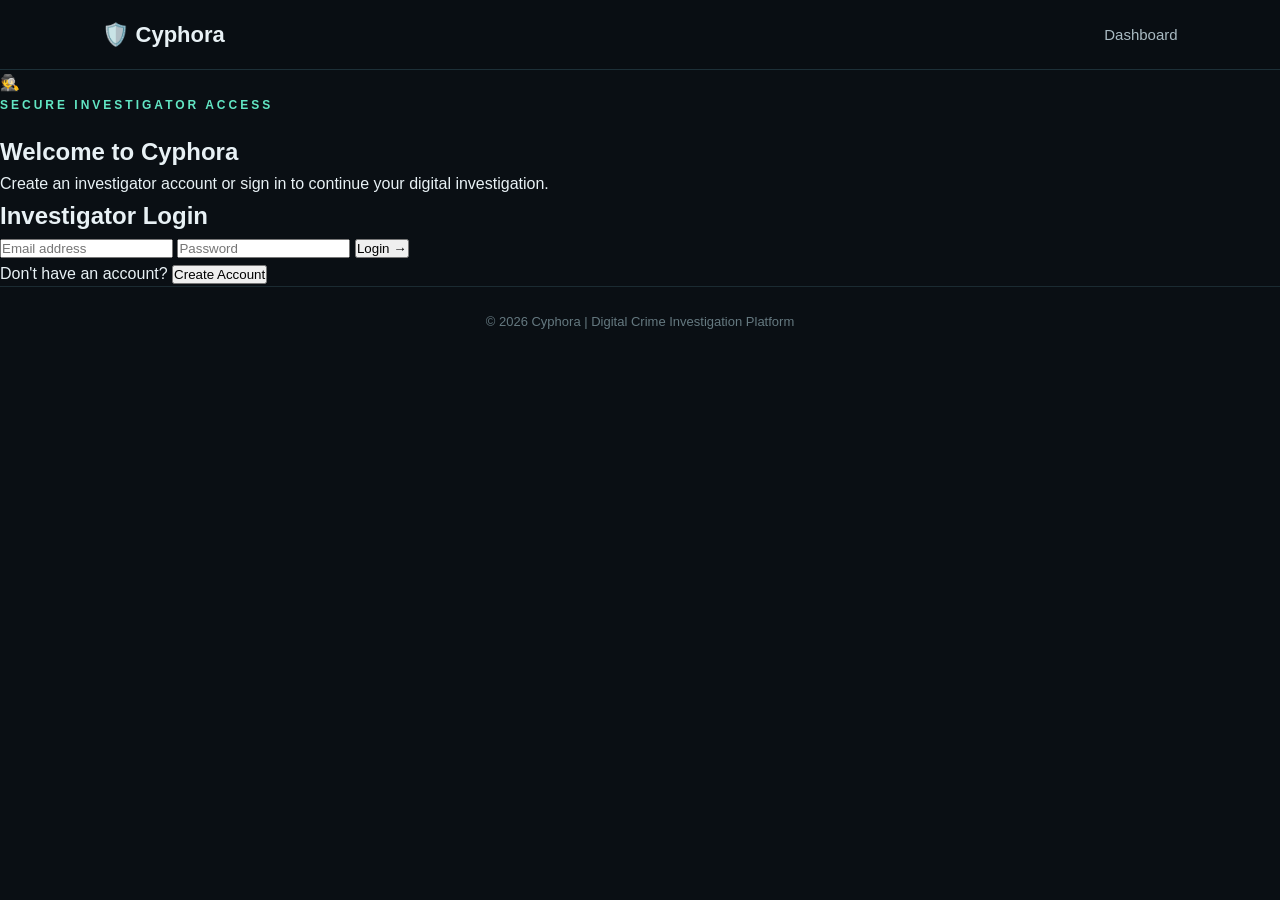
<file: src/main/resources/static/auth.html>
<!DOCTYPE html>
<html lang="en">

<head>

    <meta charset="UTF-8">

    <meta name="viewport"
          content="width=device-width, initial-scale=1.0">

    <title>Cyphora | Investigator Access</title>

    <link rel="stylesheet" href="style.css">

</head>

<body>

    <header class="navbar">

        <div class="logo">
            🛡️ Cyphora
        </div>

        <nav>
            <a href="index.html">
                Dashboard
            </a>
        </nav>

    </header>


    <main class="auth-page">

        <section class="auth-card">

            <div class="auth-header">

                <div class="auth-icon">
                    🕵️
                </div>

                <p class="tag">
                    SECURE INVESTIGATOR ACCESS
                </p>

                <h1>
                    Welcome to Cyphora
                </h1>

                <p>
                    Create an investigator account
                    or sign in to continue your
                    digital investigation.
                </p>

            </div>


            <!-- LOGIN -->

            <div id="loginSection"
                 class="auth-section">

                <h2>
                    Investigator Login
                </h2>

                <input
                    type="email"
                    id="loginEmail"
                    placeholder="Email address"
                >

                <input
                    type="password"
                    id="loginPassword"
                    placeholder="Password"
                >

                <button onclick="login()">
                    Login →
                </button>

                <p id="loginMessage"
                   class="auth-message">
                </p>

                <p class="auth-switch">

                    Don't have an account?

                    <button
                        class="text-button"
                        onclick="showRegister()">

                        Create Account

                    </button>

                </p>

            </div>


            <!-- REGISTER -->

            <div id="registerSection"
                 class="auth-section"
                 style="display: none;">

                <h2>
                    Create Investigator Account
                </h2>

                <input
                    type="text"
                    id="registerName"
                    placeholder="Full name"
                >

                <input
                    type="email"
                    id="registerEmail"
                    placeholder="Email address"
                >

                <input
                    type="password"
                    id="registerPassword"
                    placeholder="Create password"
                >

                <button onclick="register()">
                    Create Account →
                </button>

                <p id="registerMessage"
                   class="auth-message">
                </p>

                <p class="auth-switch">

                    Already have an account?

                    <button
                        class="text-button"
                        onclick="showLogin()">

                        Login

                    </button>

                </p>

            </div>

        </section>

    </main>


    <footer>

        <p>
            © 2026 Cyphora |
            Digital Crime Investigation Platform
        </p>

    </footer>


    <script src="auth.js"></script>

</body>

</html>
</file>
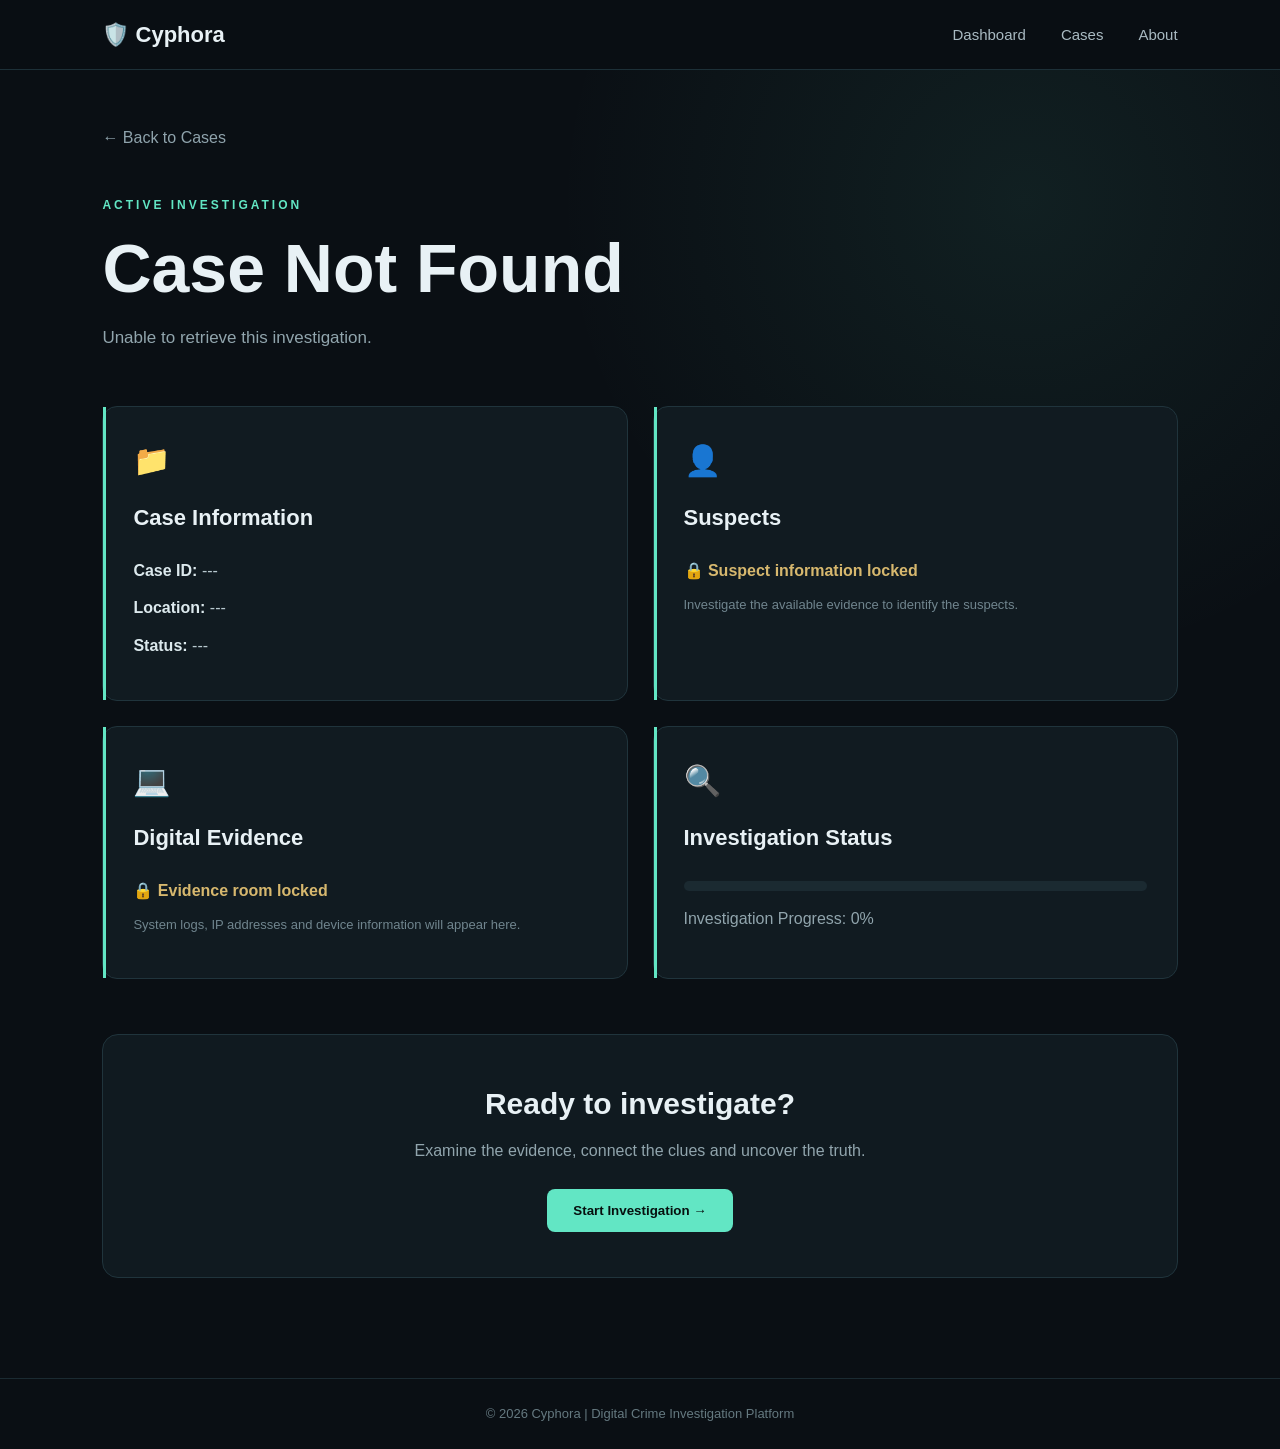
<file: src/main/resources/static/case.html>
<!DOCTYPE html>
<html lang="en">

<head>

    <meta charset="UTF-8">

    <meta name="viewport"
          content="width=device-width, initial-scale=1.0">

    <title>Cyphora | Investigation</title>

    <link rel="stylesheet" href="style.css">

</head>


<body>


    <!-- NAVBAR -->

    <header class="navbar">

        <div class="logo">
            🛡️ Cyphora
        </div>

        <nav>

            <a href="index.html">
                Dashboard
            </a>

            <a href="index.html#cases">
                Cases
            </a>

            <a href="index.html#about">
                About
            </a>

        </nav>

    </header>



    <!-- INVESTIGATION -->

    <main class="investigation-page">


        <a href="index.html#cases"
           class="back-button">

            ← Back to Cases

        </a>



        <!-- CASE HEADER -->

        <section class="case-header">

            <p class="tag">
                ACTIVE INVESTIGATION
            </p>

            <h1 id="caseTitle">
                Loading Case...
            </h1>

            <p id="caseDescription"
               class="case-description">

                Retrieving investigation details...

            </p>

        </section>



        <!-- INFORMATION GRID -->

        <section class="investigation-grid">


            <!-- CASE INFORMATION -->

            <div class="investigation-card">

                <div class="card-icon">
                    📁
                </div>

                <h2>
                    Case Information
                </h2>

                <p>
                    <strong>Case ID:</strong>
                    <span id="caseId">---</span>
                </p>

                <p>
                    <strong>Location:</strong>
                    <span id="caseLocation">---</span>
                </p>

                <p>
                    <strong>Status:</strong>
                    <span id="caseStatus">---</span>
                </p>

            </div>



            <!-- SUSPECTS -->

            <div class="investigation-card">

                <div class="card-icon">
                    👤
                </div>

                <h2>
                    Suspects
                </h2>

                <p class="locked-text">
                    🔒 Suspect information locked
                </p>

                <p class="small-text">

                    Investigate the available evidence
                    to identify the suspects.

                </p>

            </div>



            <!-- DIGITAL EVIDENCE -->

            <div class="investigation-card">

                <div class="card-icon">
                    💻
                </div>

                <h2>
                    Digital Evidence
                </h2>

                <p class="locked-text">
                    🔒 Evidence room locked
                </p>

                <p class="small-text">

                    System logs, IP addresses and
                    device information will appear here.

                </p>

            </div>



            <!-- PROGRESS -->

            <div class="investigation-card">

                <div class="card-icon">
                    🔍
                </div>

                <h2>
                    Investigation Status
                </h2>

                <div class="progress-container">

                    <div class="progress-bar">
                    </div>

                </div>

                <p class="progress-text">

                    Investigation Progress: 0%

                </p>

            </div>

        </section>



        <!-- START -->

        <section class="start-investigation">

            <h2>
                Ready to investigate?
            </h2>

            <p>

                Examine the evidence, connect the clues
                and uncover the truth.

            </p>

            <button onclick="startInvestigation()">

                Start Investigation →

            </button>

        </section>


    </main>



    <!-- FOOTER -->

    <footer>

        <p>
            © 2026 Cyphora |
            Digital Crime Investigation Platform
        </p>

    </footer>


    <script src="case.js"></script>

</body>

</html>
</file>
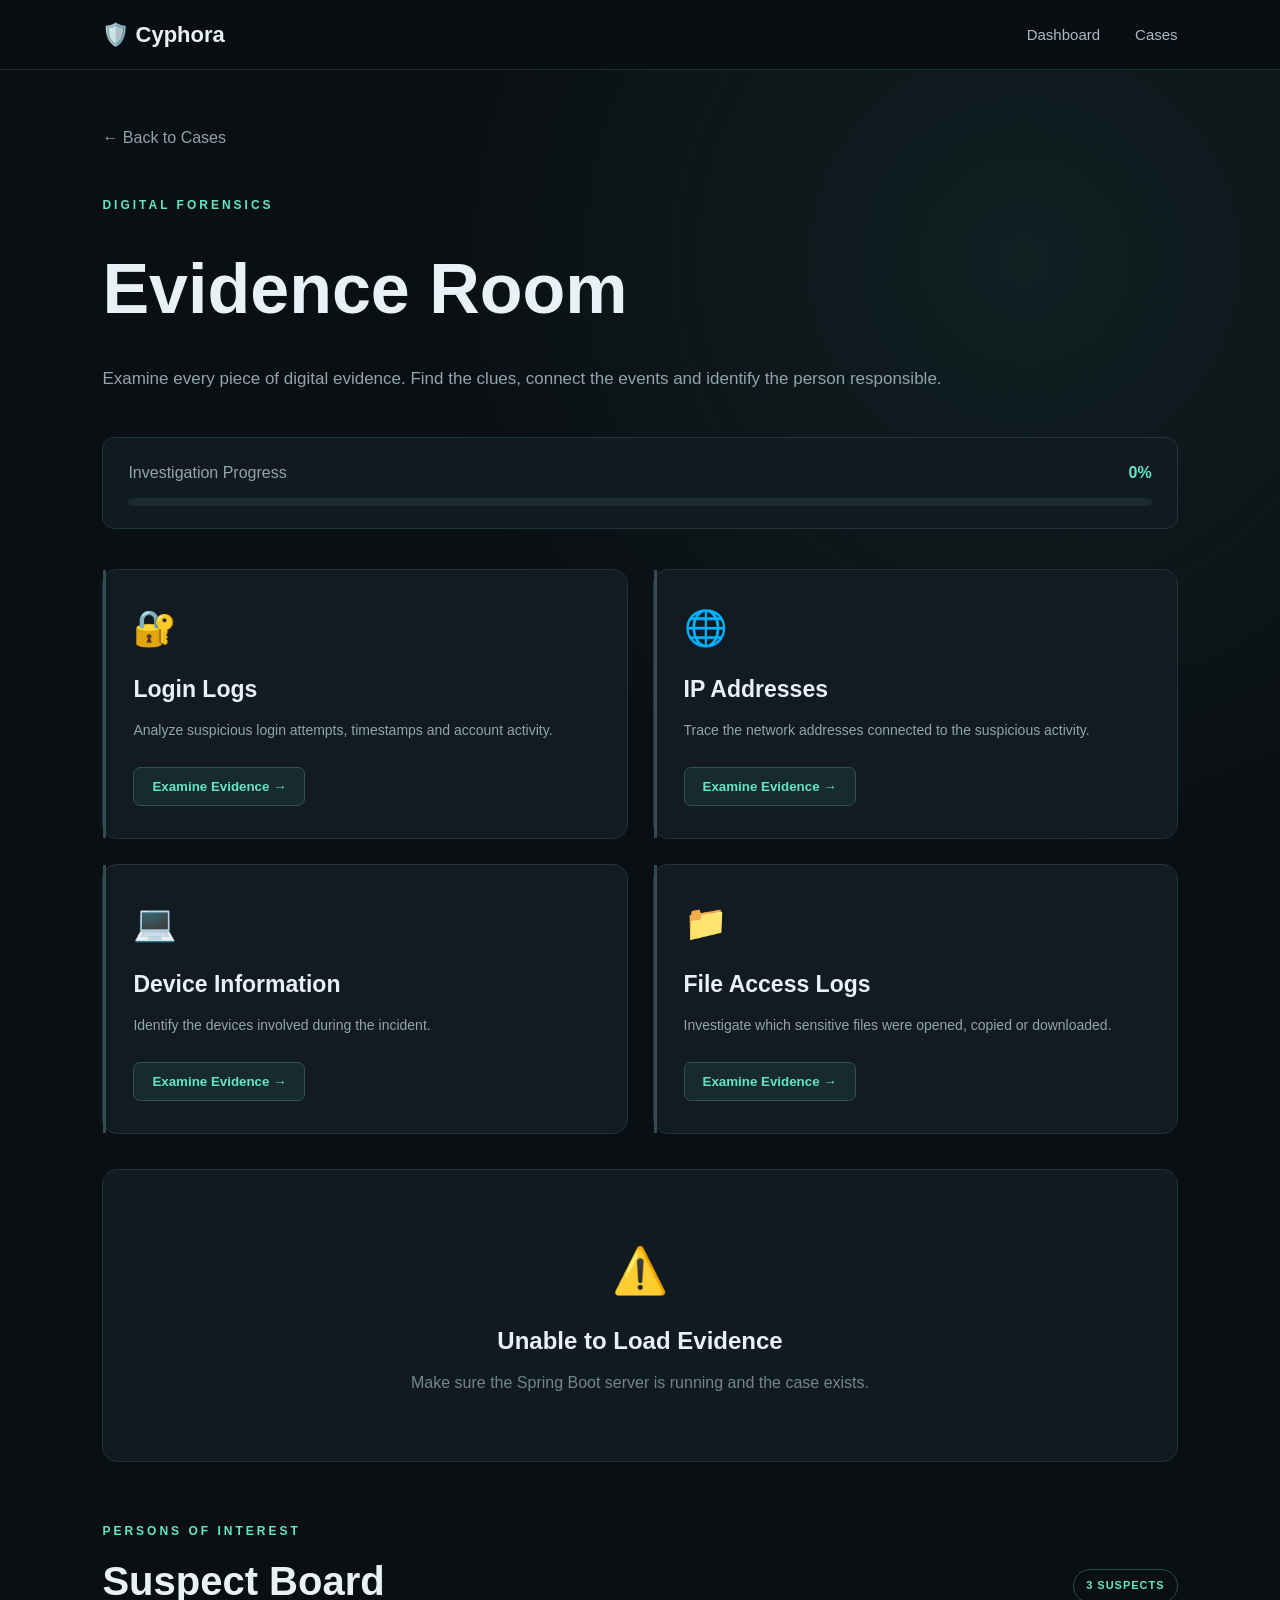
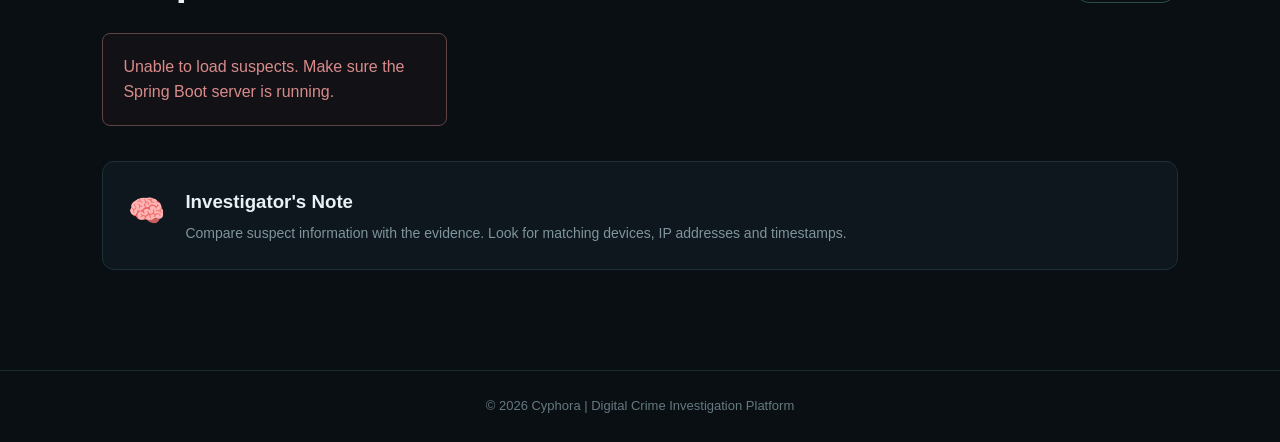
<file: src/main/resources/static/evidence.html>
<!DOCTYPE html>
<html lang="en">

<head>

    <meta charset="UTF-8">

    <meta name="viewport"
          content="width=device-width, initial-scale=1.0">

    <title>Cyphora | Evidence Room</title>

    <link rel="stylesheet" href="style.css">

</head>


<body>

    <!-- NAVBAR -->

    <header class="navbar">

        <div class="logo">
            🛡️ Cyphora
        </div>

        <nav>

            <a href="index.html">
                Dashboard
            </a>

            <a href="index.html#cases">
                Cases
            </a>

        </nav>

    </header>


    <!-- EVIDENCE PAGE -->

    <main class="evidence-page">

        <a href="index.html#cases"
           class="back-button">

            ← Back to Cases

        </a>


        <!-- HEADER -->

        <section class="evidence-header">

            <p class="tag">
                DIGITAL FORENSICS
            </p>

            <h1>
                Evidence Room
            </h1>

            <p>
                Examine every piece of digital evidence.
                Find the clues, connect the events and
                identify the person responsible.
            </p>

        </section>


        <!-- PROGRESS -->

        <section class="progress-section">

            <div class="progress-info">

                <span>
                    Investigation Progress
                </span>

                <strong id="progressText">
                    0%
                </strong>

            </div>


            <div class="main-progress">

                <div id="mainProgressBar"
                     class="main-progress-bar">
                </div>

            </div>

        </section>


        <!-- EVIDENCE GRID -->

        <section class="evidence-grid">


            <!-- LOGIN LOGS -->

            <div class="evidence-card"
                 id="loginCard">

                <div class="evidence-icon">
                    🔐
                </div>

                <h2>
                    Login Logs
                </h2>

                <p>
                    Analyze suspicious login attempts,
                    timestamps and account activity.
                </p>

                <button onclick="viewEvidence('login')">
                    Examine Evidence →
                </button>

            </div>


            <!-- IP ADDRESSES -->

            <div class="evidence-card"
                 id="ipCard">

                <div class="evidence-icon">
                    🌐
                </div>

                <h2>
                    IP Addresses
                </h2>

                <p>
                    Trace the network addresses connected
                    to the suspicious activity.
                </p>

                <button onclick="viewEvidence('ip')">
                    Examine Evidence →
                </button>

            </div>


            <!-- DEVICE INFORMATION -->

            <div class="evidence-card"
                 id="deviceCard">

                <div class="evidence-icon">
                    💻
                </div>

                <h2>
                    Device Information
                </h2>

                <p>
                    Identify the devices involved during
                    the incident.
                </p>

                <button onclick="viewEvidence('device')">
                    Examine Evidence →
                </button>

            </div>


            <!-- FILE ACCESS -->

            <div class="evidence-card"
                 id="filesCard">

                <div class="evidence-icon">
                    📁
                </div>

                <h2>
                    File Access Logs
                </h2>

                <p>
                    Investigate which sensitive files were
                    opened, copied or downloaded.
                </p>

                <button onclick="viewEvidence('files')">
                    Examine Evidence →
                </button>

            </div>

        </section>


        <!-- EVIDENCE DETAILS -->

        <section id="evidencePanel"
                 class="evidence-panel">

            <div class="panel-placeholder">

                <div class="big-icon">
                    🔎
                </div>

                <h2>
                    Select an Evidence Item
                </h2>

                <p>
                    Choose an evidence category above
                    to begin your investigation.
                </p>

            </div>

        </section>


        <!-- SUSPECT BOARD -->
        <section id="accusationResult"
         class="accusation-result">
</section>
        <section class="suspect-board">

            <div class="suspect-heading">

                <div>

                    <p class="tag">
                        PERSONS OF INTEREST
                    </p>

                    <h2>
                        Suspect Board
                    </h2>

                </div>

                <span class="suspect-count">
                    3 SUSPECTS
                </span>

            </div>


            <div id="suspectsContainer"
                 class="suspects-container">

                <p class="loading-suspects">
                    Loading suspects...
                </p>

            </div>

        </section>


        <!-- INVESTIGATOR NOTE -->

        <section class="investigator-note">

            <div>
                🧠
            </div>

            <div>

                <h3>
                    Investigator's Note
                </h3>

                <p>
                    Compare suspect information with
                    the evidence. Look for matching
                    devices, IP addresses and timestamps.
                </p>

            </div>

        </section>


    </main>


    <!-- FOOTER -->

    <footer>

        <p>
            © 2026 Cyphora |
            Digital Crime Investigation Platform
        </p>

    </footer>


    <script src="evidence.js"></script>

</body>

</html>
</file>
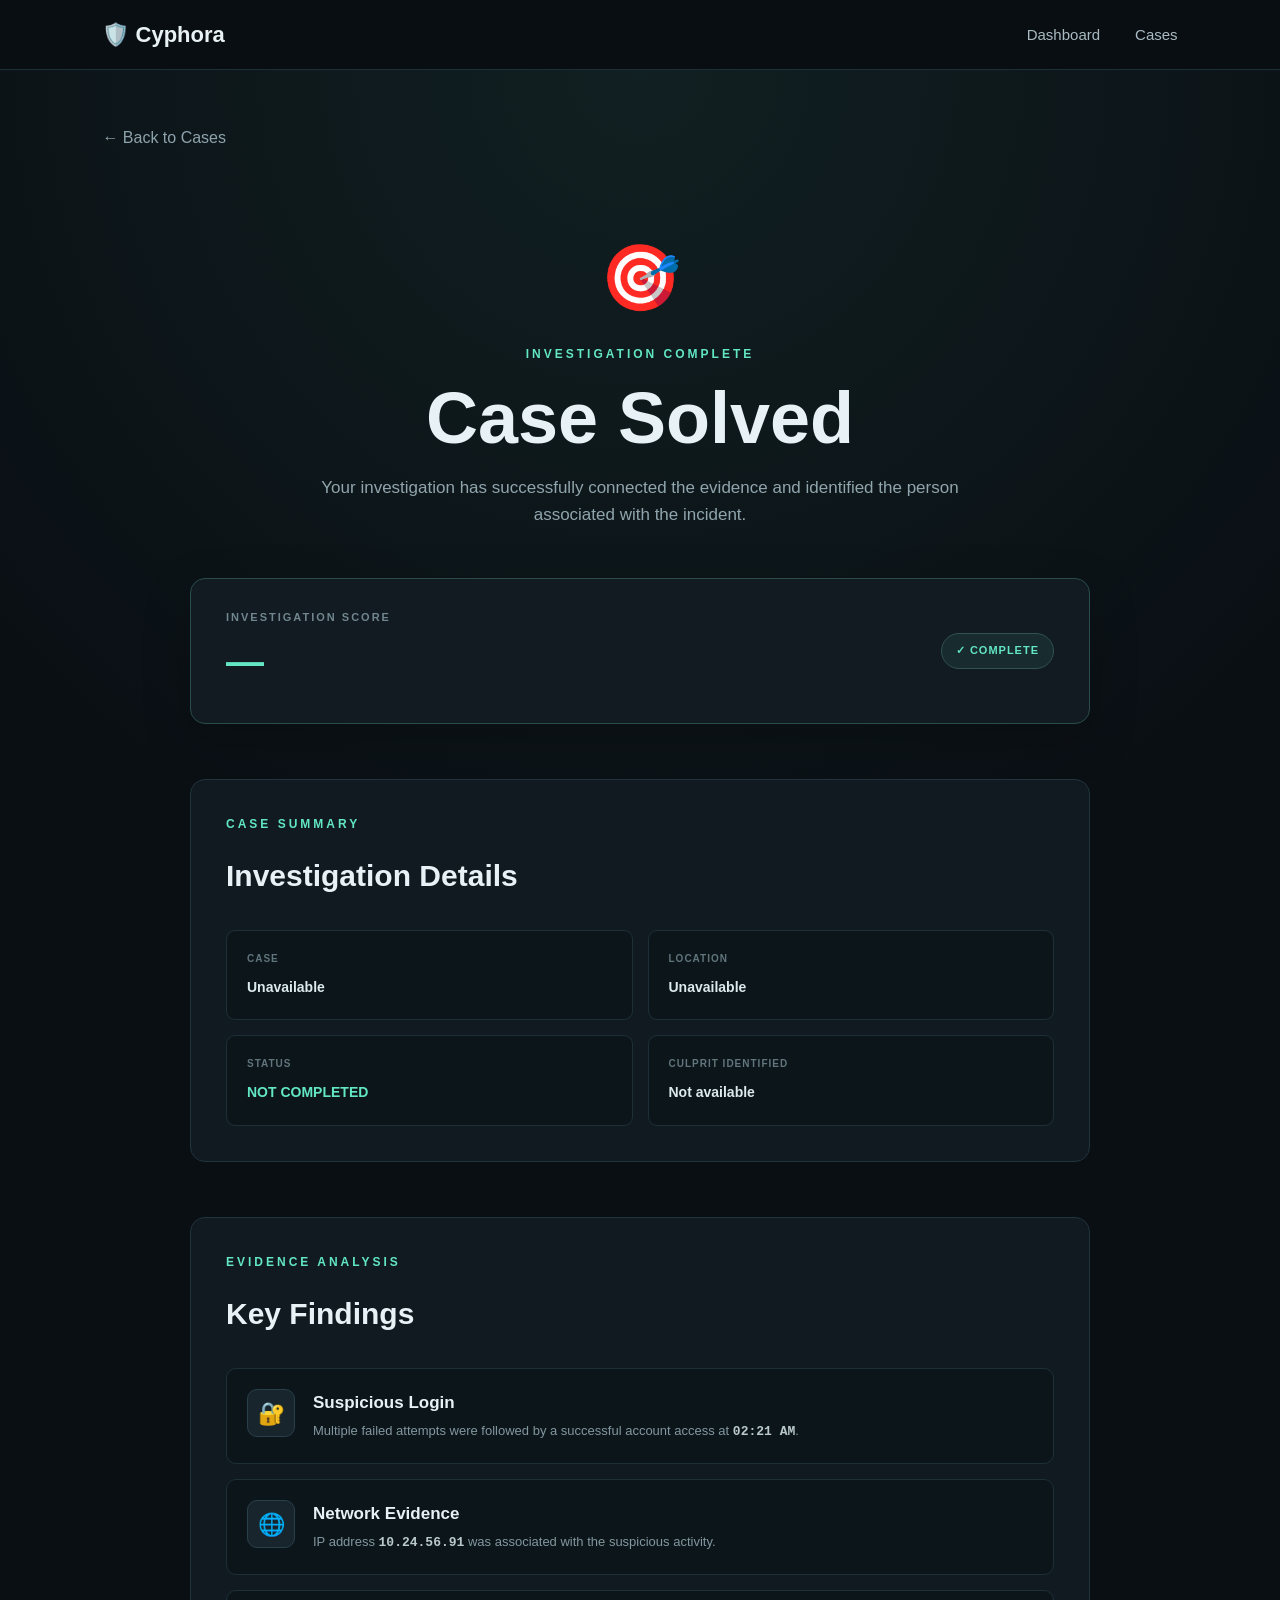
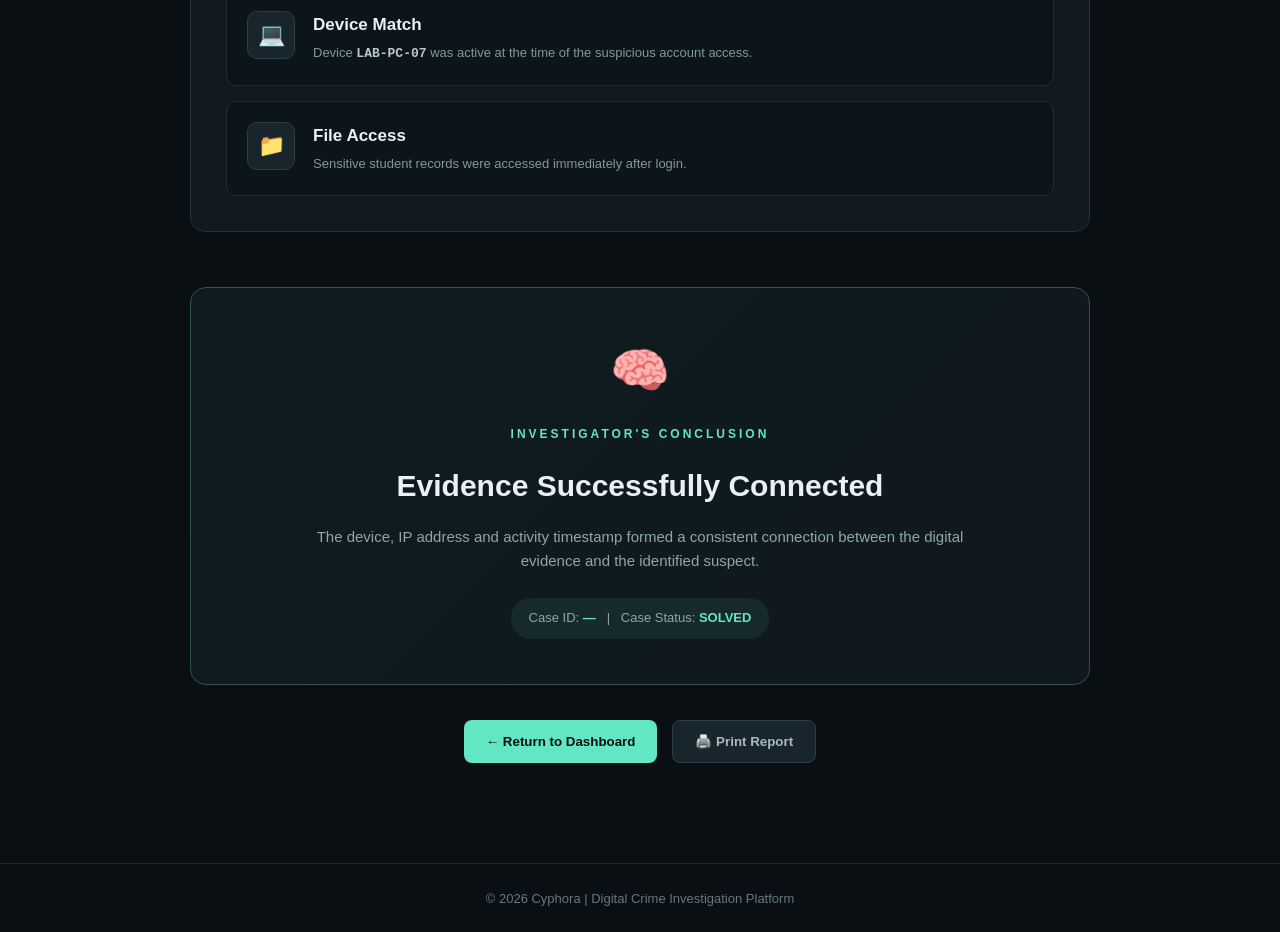
<file: src/main/resources/static/result.html>
<!DOCTYPE html>
<html lang="en">

<head>

    <meta charset="UTF-8">

    <meta name="viewport"
          content="width=device-width, initial-scale=1.0">

    <title>Cyphora | Investigation Report</title>

    <link rel="stylesheet" href="style.css">

</head>


<body>


    <!-- ========================================
         NAVBAR
    ========================================= -->

    <header class="navbar">

        <div class="logo">
            🛡️ Cyphora
        </div>


        <nav>

            <a href="index.html">
                Dashboard
            </a>


            <a href="index.html#cases">
                Cases
            </a>

        </nav>

    </header>



    <!-- ========================================
         RESULT PAGE
    ========================================= -->

    <main class="result-page">


        <a href="index.html#cases"
           class="back-button">

            ← Back to Cases

        </a>



        <!-- ========================================
             RESULT HEADER
        ========================================= -->

        <section class="result-header">


            <div class="result-symbol">
                🎯
            </div>


            <p class="tag">
                INVESTIGATION COMPLETE
            </p>


            <h1>
                Case Solved
            </h1>


            <p>

                Your investigation has successfully
                connected the evidence and identified
                the person associated with the incident.

            </p>

        </section>



        <!-- ========================================
             SCORE
        ========================================= -->

        <section class="final-score-card">


            <div>

                <p class="score-label">
                    INVESTIGATION SCORE
                </p>


                <h2 id="resultScore">
                    Loading...
                </h2>

            </div>


            <div class="score-badge">
                ✓ COMPLETE
            </div>

        </section>



        <!-- ========================================
             CASE SUMMARY
        ========================================= -->

        <section class="report-section">


            <div class="report-heading">

                <p class="tag">
                    CASE SUMMARY
                </p>


                <h2>
                    Investigation Details
                </h2>

            </div>



            <div class="report-grid">


                <div class="report-item">

                    <span>
                        CASE
                    </span>


                    <strong id="resultCase">
                        Loading...
                    </strong>

                </div>



                <div class="report-item">

                    <span>
                        LOCATION
                    </span>


                    <strong id="resultLocation">
                        Loading...
                    </strong>

                </div>



                <div class="report-item">

                    <span>
                        STATUS
                    </span>


                    <strong
                        id="resultStatus"
                        class="status-complete">

                        Loading...

                    </strong>

                </div>



                <div class="report-item">

                    <span>
                        CULPRIT IDENTIFIED
                    </span>


                    <strong id="resultSuspect">
                        Loading...
                    </strong>

                </div>

            </div>

        </section>



        <!-- ========================================
             EVIDENCE ANALYSIS
        ========================================= -->

        <section class="report-section">


            <div class="report-heading">

                <p class="tag">
                    EVIDENCE ANALYSIS
                </p>


                <h2>
                    Key Findings
                </h2>

            </div>



            <div class="findings-list">


                <div class="finding">

                    <div class="finding-icon">
                        🔐
                    </div>


                    <div>

                        <h3>
                            Suspicious Login
                        </h3>


                        <p>

                            Multiple failed attempts were
                            followed by a successful account
                            access at
                            <strong>02:21 AM</strong>.

                        </p>

                    </div>

                </div>



                <div class="finding">

                    <div class="finding-icon">
                        🌐
                    </div>


                    <div>

                        <h3>
                            Network Evidence
                        </h3>


                        <p>

                            IP address
                            <strong>10.24.56.91</strong>
                            was associated with the
                            suspicious activity.

                        </p>

                    </div>

                </div>



                <div class="finding">

                    <div class="finding-icon">
                        💻
                    </div>


                    <div>

                        <h3>
                            Device Match
                        </h3>


                        <p>

                            Device
                            <strong>LAB-PC-07</strong>
                            was active at the time of the
                            suspicious account access.

                        </p>

                    </div>

                </div>



                <div class="finding">

                    <div class="finding-icon">
                        📁
                    </div>


                    <div>

                        <h3>
                            File Access
                        </h3>


                        <p>

                            Sensitive student records were
                            accessed immediately after login.

                        </p>

                    </div>

                </div>

            </div>

        </section>



        <!-- ========================================
             CONCLUSION
        ========================================= -->

        <section class="conclusion-card">


            <div class="conclusion-icon">
                🧠
            </div>


            <p class="tag">
                INVESTIGATOR'S CONCLUSION
            </p>


            <h2>
                Evidence Successfully Connected
            </h2>


            <p>

                The device, IP address and activity
                timestamp formed a consistent connection
                between the digital evidence and the
                identified suspect.

            </p>


            <div class="conclusion-line">

                Case ID:
                <strong id="resultCaseId">
                    Loading...
                </strong>

                &nbsp; | &nbsp;

                Case Status:
                <strong>
                    SOLVED
                </strong>

            </div>

        </section>



        <!-- ========================================
             ACTION BUTTONS
        ========================================= -->

        <section class="result-actions">


            <button
                onclick="window.location.href='index.html'">

                ← Return to Dashboard

            </button>


            <button
                class="secondary-action"
                onclick="window.print()">

                🖨️ Print Report

            </button>

        </section>


    </main>



    <!-- ========================================
         FOOTER
    ========================================= -->

    <footer>

        <p>

            © 2026 Cyphora |
            Digital Crime Investigation Platform

        </p>

    </footer>



    <!-- RESULT JAVASCRIPT -->

    <script src="result.js"></script>


</body>

</html>
</file>
<file: src/main/resources/static/style.css>
/* ==================================================
   CYPHORA - COMPLETE STYLES
   ================================================== */


/* ==================================================
   GLOBAL
   ================================================== */

* {
    margin: 0;
    padding: 0;
    box-sizing: border-box;
}

html {
    scroll-behavior: smooth;
}

body {
    font-family: "Segoe UI", Arial, sans-serif;

    background: #0a0f14;

    color: #e8f1f5;

    line-height: 1.6;
}


/* ==================================================
   NAVBAR
   ================================================== */

.navbar {
    position: sticky;

    top: 0;

    z-index: 1000;

    height: 70px;

    padding: 0 8%;

    display: flex;

    align-items: center;

    justify-content: space-between;

    background: rgba(10, 15, 20, 0.94);

    border-bottom: 1px solid #1d3038;

    backdrop-filter: blur(12px);
}

.logo {
    font-size: 22px;

    font-weight: 700;
}

.navbar nav {
    display: flex;

    gap: 35px;
}

.navbar nav a {
    color: #a9bac2;

    text-decoration: none;

    font-size: 15px;

    transition: 0.3s;
}

.navbar nav a:hover {
    color: #62e6c4;
}


/* ==================================================
   COMMON
   ================================================== */

.tag {
    color: #62e6c4;

    font-size: 12px;

    font-weight: 700;

    letter-spacing: 3px;

    margin-bottom: 18px;
}


/* ==================================================
   HERO
   ================================================== */

.hero {
    min-height: 620px;

    padding: 80px 8%;

    display: flex;

    align-items: center;

    justify-content: space-between;

    position: relative;

    overflow: hidden;

    background:
        radial-gradient(
            circle at 80% 50%,
            rgba(55, 211, 170, 0.12),
            transparent 35%
        ),
        #0a0f14;
}

.hero-content {
    max-width: 720px;

    position: relative;

    z-index: 2;
}

.hero h1 {
    font-size: clamp(42px, 6vw, 76px);

    line-height: 1.05;

    letter-spacing: -2px;

    margin-bottom: 25px;
}

.hero h1 span {
    color: #62e6c4;
}

.description {
    max-width: 600px;

    color: #9aaeb7;

    font-size: 17px;

    margin-bottom: 35px;
}

.hero button {
    border: none;

    padding: 14px 25px;

    background: #62e6c4;

    color: #07100f;

    border-radius: 8px;

    font-size: 15px;

    font-weight: 700;

    cursor: pointer;

    transition: 0.3s;
}

.hero button:hover {
    transform: translateY(-3px);

    box-shadow:
        0 10px 30px rgba(98, 230, 196, 0.2);
}

.hero-icon {
    width: 260px;

    height: 260px;

    display: flex;

    align-items: center;

    justify-content: center;

    font-size: 110px;

    border: 1px solid #20343c;

    border-radius: 30px;

    background: rgba(20, 31, 37, 0.65);

    animation: float 4s ease-in-out infinite;
}

@keyframes float {

    0% {
        transform: translateY(0);
    }

    50% {
        transform: translateY(-12px);
    }

    100% {
        transform: translateY(0);
    }
}


/* ==================================================
   CASES
   ================================================== */

.cases-section {
    padding: 100px 8%;

    background: #0d141a;

    border-top: 1px solid #17262e;
}

.section-heading {
    display: flex;

    align-items: flex-end;

    justify-content: space-between;

    gap: 30px;

    margin-bottom: 45px;
}

.section-heading h2 {
    font-size: 42px;
}

#searchInput {
    width: 260px;

    padding: 13px 16px;

    background: #111b21;

    border: 1px solid #263b44;

    border-radius: 8px;

    color: #e8f1f5;

    outline: none;
}

#searchInput:focus {
    border-color: #62e6c4;
}

.cases-container {
    display: grid;

    grid-template-columns:
        repeat(auto-fit, minmax(280px, 1fr));

    gap: 25px;
}

.case-card {
    position: relative;

    padding: 28px;

    background: #111b21;

    border: 1px solid #20343c;

    border-radius: 14px;

    transition: 0.3s;
}

.case-card:hover {
    transform: translateY(-6px);

    border-color: #35545d;
}

.case-card h3 {
    font-size: 21px;

    margin-bottom: 15px;
}

.case-card p {
    color: #8fa3ac;

    font-size: 14px;

    margin-bottom: 8px;
}

.case-card strong {
    color: #dce9ed;
}

.case-status {
    display: inline-block;

    margin-top: 18px;

    padding: 6px 12px;

    border-radius: 20px;

    background: rgba(98, 230, 196, 0.08);

    color: #62e6c4;

    font-size: 11px;

    font-weight: 700;
}

.investigate-btn {
    width: 100%;

    margin-top: 20px;

    padding: 11px;

    border: 1px solid #31534e;

    background: rgba(98, 230, 196, 0.06);

    color: #62e6c4;

    border-radius: 7px;

    font-weight: 700;

    cursor: pointer;
}

.investigate-btn:hover {
    background: #62e6c4;

    color: #07100f;
}


/* ==================================================
   ABOUT
   ================================================== */

.about {
    padding: 110px 8%;

    text-align: center;

    max-width: 900px;

    margin: auto;
}

.about h2 {
    font-size: 42px;

    margin-bottom: 20px;
}

.about > p:last-child {
    color: #91a5ad;
}


/* ==================================================
   INVESTIGATION PAGE
   ================================================== */

.investigation-page {
    min-height: 100vh;

    padding: 55px 8% 100px;

    background:
        radial-gradient(
            circle at 80% 10%,
            rgba(98, 230, 196, 0.08),
            transparent 30%
        ),
        #0a0f14;
}

.back-button {
    display: inline-block;

    margin-bottom: 45px;

    color: #8fa3ac;

    text-decoration: none;
}

.back-button:hover {
    color: #62e6c4;
}

.case-header {
    max-width: 900px;

    margin-bottom: 55px;
}

.case-header h1 {
    font-size: clamp(40px, 6vw, 68px);

    line-height: 1.05;

    margin-bottom: 20px;
}

.case-description {
    color: #91a5ad;

    font-size: 17px;
}


/* ==================================================
   INVESTIGATION CARDS
   ================================================== */

.investigation-grid {
    display: grid;

    grid-template-columns:
        repeat(2, minmax(0, 1fr));

    gap: 25px;
}

.investigation-card {
    position: relative;

    padding: 30px;

    min-height: 230px;

    background: #111b21;

    border: 1px solid #20343c;

    border-radius: 15px;

    transition: 0.3s;
}

.investigation-card::before {
    content: "";

    position: absolute;

    left: 0;

    top: 0;

    width: 3px;

    height: 100%;

    background: #62e6c4;
}

.investigation-card:hover {
    transform: translateY(-5px);

    border-color: #35545d;
}

.card-icon {
    font-size: 30px;

    margin-bottom: 15px;
}

.investigation-card h2 {
    font-size: 22px;

    margin-bottom: 22px;
}

.investigation-card p {
    color: #91a5ad;

    margin-bottom: 12px;
}

.investigation-card strong {
    color: #dce9ed;
}

.investigation-card span {
    color: #b8c9cf;
}

.locked-text {
    color: #d7b86e !important;

    font-weight: 600;
}

.small-text {
    color: #70858e !important;

    font-size: 13px !important;
}


/* ==================================================
   PROGRESS
   ================================================== */

.progress-container {
    width: 100%;

    height: 10px;

    margin: 25px 0 15px;

    background: #1b2a31;

    border-radius: 20px;

    overflow: hidden;
}

.progress-bar {
    width: 0%;

    height: 100%;

    background: #62e6c4;
}

.start-investigation {
    margin-top: 55px;

    padding: 45px;

    text-align: center;

    background: #101a20;

    border: 1px solid #20343c;

    border-radius: 16px;
}

.start-investigation h2 {
    font-size: 30px;

    margin-bottom: 10px;
}

.start-investigation p {
    color: #91a5ad;

    margin-bottom: 25px;
}

.start-investigation button {
    border: none;

    padding: 14px 26px;

    background: #62e6c4;

    color: #07100f;

    border-radius: 8px;

    font-weight: 700;

    cursor: pointer;
}


/* ==================================================
   EVIDENCE PAGE
   ================================================== */

.evidence-page {
    min-height: 100vh;

    padding: 55px 8% 100px;

    background:
        radial-gradient(
            circle at 80% 10%,
            rgba(98, 230, 196, 0.08),
            transparent 30%
        ),
        #0a0f14;
}

.evidence-header {
    max-width: 850px;

    margin-bottom: 45px;
}

.evidence-header h1 {
    font-size: clamp(45px, 6vw, 70px);

    margin-bottom: 20px;
}

.evidence-header > p:last-child {
    color: #91a5ad;

    font-size: 17px;
}


/* ==================================================
   EVIDENCE PROGRESS
   ================================================== */

.progress-section {
    margin-bottom: 40px;

    padding: 22px 25px;

    background: #101a20;

    border: 1px solid #20343c;

    border-radius: 12px;
}

.progress-info {
    display: flex;

    justify-content: space-between;

    margin-bottom: 12px;

    color: #91a5ad;
}

.progress-info strong {
    color: #62e6c4;
}

.main-progress {
    width: 100%;

    height: 8px;

    background: #1b2a31;

    border-radius: 20px;

    overflow: hidden;
}

.main-progress-bar {
    width: 0%;

    height: 100%;

    background: #62e6c4;

    transition: width 0.5s ease;
}


/* ==================================================
   EVIDENCE CARDS
   ================================================== */

.evidence-grid {
    display: grid;

    grid-template-columns:
        repeat(2, minmax(0, 1fr));

    gap: 25px;
}

.evidence-card {
    position: relative;

    padding: 30px;

    min-height: 270px;

    background: #111b21;

    border: 1px solid #20343c;

    border-radius: 15px;

    transition: 0.3s;
}

.evidence-card:hover {
    transform: translateY(-5px);

    border-color: #35545d;
}

.evidence-card::before {
    content: "";

    position: absolute;

    left: 0;

    top: 0;

    width: 3px;

    height: 100%;

    background: #344b54;
}

.evidence-card:hover::before,
.evidence-card.investigated::before {
    background: #62e6c4;
}

.evidence-card.investigated {
    border-color: #294d4b;
}

.evidence-icon {
    font-size: 35px;

    margin-bottom: 15px;
}

.evidence-card h2 {
    font-size: 23px;

    margin-bottom: 12px;
}

.evidence-card p {
    color: #91a5ad;

    font-size: 14px;

    margin-bottom: 25px;
}

.evidence-card button,
.completion-box button {
    padding: 11px 18px;

    border: 1px solid #31534e;

    background: rgba(98, 230, 196, 0.07);

    color: #62e6c4;

    border-radius: 7px;

    font-weight: 700;

    cursor: pointer;
}

.evidence-card button:hover,
.completion-box button:hover {
    background: #62e6c4;

    color: #07100f;
}


/* ==================================================
   EVIDENCE PANEL
   ================================================== */

.evidence-panel {
    margin-top: 35px;

    padding: 35px;

    background: #101a20;

    border: 1px solid #20343c;

    border-radius: 15px;

    min-height: 220px;
}

.panel-placeholder {
    text-align: center;

    padding: 30px;
}

.big-icon {
    font-size: 45px;

    margin-bottom: 15px;
}

.panel-placeholder h2 {
    margin-bottom: 10px;
}

.panel-placeholder p {
    color: #71868e;
}

.panel-header {
    margin-bottom: 25px;
}

.panel-label {
    color: #62e6c4;

    font-size: 11px;

    font-weight: 700;

    letter-spacing: 2px;
}

.panel-header h2 {
    margin-top: 8px;

    font-size: 28px;
}


/* ==================================================
   LOG TABLE
   ================================================== */

.log-table {
    border: 1px solid #20343c;

    border-radius: 10px;

    overflow: hidden;

    margin-bottom: 25px;
}

.log-row {
    display: grid;

    grid-template-columns:
        110px 1fr 100px;

    gap: 20px;

    padding: 16px 18px;

    border-bottom: 1px solid #1d3038;

    color: #a8bbc2;

    font-size: 13px;
}

.log-row:last-child {
    border-bottom: none;
}

.log-row span:first-child {
    color: #62e6c4;

    font-weight: 600;
}

.danger {
    color: #d98b8b !important;

    font-weight: 700;
}

.success {
    color: #62e6c4 !important;

    font-weight: 700;
}


/* ==================================================
   IP
   ================================================== */

.ip-list {
    display: grid;

    gap: 12px;

    margin-bottom: 25px;
}

.ip-item {
    display: flex;

    justify-content: space-between;

    padding: 17px 20px;

    background: #0c151a;

    border: 1px solid #1d3038;

    border-radius: 8px;
}

.ip-item strong {
    font-family: monospace;
}

.ip-item span {
    color: #82979f;

    font-size: 13px;
}

.suspicious-ip {
    border-color: #604343;

    background: rgba(110, 55, 55, 0.08);
}


/* ==================================================
   DEVICE
   ================================================== */

.device-details {
    display: grid;

    grid-template-columns:
        repeat(2, 1fr);

    gap: 12px;

    margin-bottom: 25px;
}

.device-details div {
    padding: 17px;

    background: #0c151a;

    border: 1px solid #1d3038;

    border-radius: 8px;
}

.device-details span {
    display: block;

    color: #71868e;

    font-size: 12px;

    margin-bottom: 5px;
}

.device-details strong {
    font-size: 14px;
}


/* ==================================================
   CLUE
   ================================================== */

.clue-box {
    padding: 20px;

    background: rgba(98, 230, 196, 0.05);

    border: 1px solid #294d4b;

    border-radius: 10px;
}

.clue-box strong {
    color: #62e6c4;

    display: block;

    margin-bottom: 8px;
}

.clue-box p {
    color: #9eb0b6;

    margin: 0;
}


/* ==================================================
   SUSPECT BOARD
   ================================================== */

.suspect-board {
    margin-top: 60px;
}

.suspect-heading {
    display: flex;

    align-items: flex-end;

    justify-content: space-between;

    margin-bottom: 30px;
}

.suspect-heading h2 {
    font-size: 40px;

    line-height: 1.1;
}

.suspect-count {
    padding: 7px 12px;

    border: 1px solid #294d4b;

    border-radius: 20px;

    color: #62e6c4;

    font-size: 11px;

    font-weight: 700;

    letter-spacing: 1px;
}

.suspects-container {
    display: grid;

    grid-template-columns:
        repeat(3, minmax(0, 1fr));

    gap: 20px;
}

.suspect-card {
    position: relative;

    padding: 25px;

    display: flex;

    gap: 18px;

    background: #111b21;

    border: 1px solid #20343c;

    border-radius: 14px;

    transition: 0.3s;

    overflow: hidden;
}

.suspect-card::before {
    content: "";

    position: absolute;

    left: 0;

    top: 0;

    width: 3px;

    height: 100%;

    background: #344b54;
}

.suspect-card:hover {
    transform: translateY(-5px);

    border-color: #35545d;
}

.suspect-card:hover::before {
    background: #62e6c4;
}

.suspect-avatar {
    width: 52px;

    height: 52px;

    flex-shrink: 0;

    display: flex;

    align-items: center;

    justify-content: center;

    background: #18252c;

    border: 1px solid #29404a;

    border-radius: 12px;

    font-size: 25px;
}

.suspect-main {
    flex: 1;
}

.suspect-top {
    display: flex;

    justify-content: space-between;

    gap: 10px;

    margin-bottom: 20px;
}

.suspect-top h3 {
    font-size: 19px;

    margin-bottom: 2px;
}

.suspect-top span {
    color: #71868e;

    font-size: 12px;
}

.suspect-id {
    color: #62e6c4 !important;

    font-family: monospace;

    font-size: 12px !important;
}

.suspect-details {
    display: grid;

    gap: 12px;

    margin-bottom: 20px;
}

.suspect-details div {
    padding: 10px;

    background: #0c151a;

    border-radius: 7px;
}

.suspect-details small,
.statement small {
    display: block;

    color: #61757d;

    font-size: 9px;

    letter-spacing: 1px;

    margin-bottom: 3px;
}

.suspect-details strong {
    display: block;

    color: #b9c9ce;

    font-family: monospace;

    font-size: 12px;

    word-break: break-word;
}

.statement {
    padding-top: 15px;

    border-top: 1px solid #1d3038;
}

.statement p {
    color: #82979f;

    font-size: 12px;

    font-style: italic;

    line-height: 1.5;
}

.loading-suspects {
    color: #71868e;
}


/* ==================================================
   INVESTIGATOR NOTE
   ================================================== */

.investigator-note {
    display: flex;

    gap: 20px;

    align-items: flex-start;

    margin-top: 35px;

    padding: 25px;

    background: #0e171d;

    border: 1px solid #1d3038;

    border-radius: 12px;
}

.investigator-note > div:first-child {
    font-size: 30px;
}

.investigator-note h3 {
    margin-bottom: 5px;
}

.investigator-note p {
    color: #7f949c;

    font-size: 14px;
}


/* ==================================================
   COMPLETION
   ================================================== */

.completion-box {
    margin-top: 30px;

    padding: 30px;

    text-align: center;

    background: rgba(98, 230, 196, 0.05);

    border: 1px solid #31534e;

    border-radius: 12px;
}

.completion-icon {
    font-size: 45px;

    margin-bottom: 10px;
}

.completion-box h2 {
    margin-bottom: 8px;
}

.completion-box p {
    color: #82979f;

    margin-bottom: 20px;
}


/* ==================================================
   FOOTER
   ================================================== */

footer {
    padding: 25px;

    text-align: center;

    border-top: 1px solid #1b2b32;

    color: #657980;

    font-size: 13px;
}


/* ==================================================
   ERROR
   ================================================== */

.error-message {
    color: #d98b8b;

    padding: 20px;

    background: rgba(110, 55, 55, 0.08);

    border: 1px solid #604343;

    border-radius: 8px;
}


/* ==================================================
   RESPONSIVE
   ================================================== */

@media (max-width: 1000px) {

    .suspects-container {
        grid-template-columns: 1fr 1fr;
    }

}


@media (max-width: 768px) {

    .navbar {
        padding: 0 5%;
    }

    .navbar nav {
        gap: 15px;
    }


    .hero {
        padding: 70px 5%;

        flex-direction: column;

        align-items: flex-start;

        gap: 50px;
    }

    .hero-icon {
        width: 180px;

        height: 180px;

        font-size: 75px;
    }


    .cases-section {
        padding: 70px 5%;
    }

    .section-heading {
        flex-direction: column;

        align-items: flex-start;
    }

    #searchInput {
        width: 100%;
    }


    .investigation-page,
    .evidence-page {
        padding: 40px 5% 80px;
    }


    .investigation-grid,
    .evidence-grid {
        grid-template-columns: 1fr;
    }


    .suspects-container {
        grid-template-columns: 1fr;
    }


    .suspect-heading {
        align-items: flex-start;

        flex-direction: column;

        gap: 15px;
    }


    .log-row {
        grid-template-columns: 1fr;

        gap: 6px;
    }


    .device-details {
        grid-template-columns: 1fr;
    }


    .ip-item {
        flex-direction: column;

        gap: 5px;
    }

}


@media (max-width: 480px) {

    .navbar {
        height: auto;

        padding: 18px 5%;

        flex-direction: column;

        gap: 15px;
    }

    .hero h1 {
        font-size: 40px;
    }

    .case-header h1 {
        font-size: 38px;
    }

    .evidence-header h1 {
        font-size: 42px;
    }

    .suspect-card {
        flex-direction: column;
    }

    .investigator-note {
        flex-direction: column;
    }

}
/* ==================================================
   ACCUSE SUSPECT
   ================================================== */

.accuse-btn {
    width: 100%;

    margin-top: 18px;

    padding: 12px 15px;

    border: 1px solid #604343;

    background: rgba(110, 55, 55, 0.08);

    color: #d98b8b;

    border-radius: 7px;

    font-size: 13px;

    font-weight: 700;

    cursor: pointer;

    transition: 0.3s;
}

.accuse-btn:hover {
    background: #d98b8b;

    color: #101010;

    transform: translateY(-2px);
}


/* ==================================================
   ACCUSATION RESULT
   ================================================== */

.accusation-result {
    margin-top: 40px;
}

.result-success,
.result-wrong {
    padding: 40px;

    text-align: center;

    border-radius: 16px;

    background: #101a20;

    border: 1px solid #294d4b;
}

.result-wrong {
    border-color: #604343;
}

.result-icon {
    font-size: 55px;

    margin-bottom: 10px;
}

.result-label {
    color: #62e6c4;

    font-size: 11px;

    font-weight: 700;

    letter-spacing: 3px;

    margin-bottom: 10px;
}

.result-wrong .result-label {
    color: #d98b8b;
}

.result-success h2,
.result-wrong h2 {
    font-size: 30px;

    margin-bottom: 12px;
}

.result-success > p,
.result-wrong > p {
    color: #91a5ad;

    max-width: 650px;

    margin: 0 auto 25px;
}

.result-success strong,
.result-wrong strong {
    color: #e8f1f5;
}

.reason-box {
    max-width: 650px;

    margin: 25px auto;

    padding: 22px;

    text-align: left;

    background: #0c151a;

    border: 1px solid #20343c;

    border-radius: 10px;
}

.reason-box h3 {
    color: #62e6c4;

    margin-bottom: 12px;
}

.reason-box p {
    color: #82979f;

    font-size: 13px;

    margin-bottom: 5px;
}

.score {
    display: inline-block;

    padding: 10px 18px;

    background: rgba(98, 230, 196, 0.08);

    border: 1px solid #31534e;

    border-radius: 20px;

    color: #62e6c4;

    font-weight: 800;

    letter-spacing: 1px;
}

.wrong-score {
    color: #d98b8b;

    border-color: #604343;

    background: rgba(110, 55, 55, 0.08);
}
/* ==================================================
   FINAL INVESTIGATION REPORT
   ================================================== */

.result-page {
    min-height: 100vh;

    padding: 55px 8% 100px;

    background:
        radial-gradient(
            circle at 50% 0%,
            rgba(98, 230, 196, 0.08),
            transparent 35%
        ),
        #0a0f14;
}


/* REPORT HEADER */

.result-header {
    max-width: 850px;

    margin: 30px auto 50px;

    text-align: center;
}

.result-symbol {
    font-size: 65px;

    margin-bottom: 15px;
}

.result-header h1 {
    font-size: clamp(45px, 6vw, 72px);

    line-height: 1;

    margin-bottom: 20px;
}

.result-header > p:last-child {
    max-width: 700px;

    margin: auto;

    color: #91a5ad;

    font-size: 17px;
}


/* SCORE */

.final-score-card {
    max-width: 900px;

    margin: auto;

    padding: 30px 35px;

    display: flex;

    align-items: center;

    justify-content: space-between;

    background: #111b21;

    border: 1px solid #294d4b;

    border-radius: 15px;

    box-shadow:
        0 15px 50px rgba(0, 0, 0, 0.2);
}

.score-label {
    color: #71868e;

    font-size: 11px;

    font-weight: 700;

    letter-spacing: 2px;

    margin-bottom: 5px;
}

.final-score-card h2 {
    color: #62e6c4;

    font-size: 38px;
}

.score-badge {
    padding: 8px 14px;

    color: #62e6c4;

    background: rgba(98, 230, 196, 0.08);

    border: 1px solid #31534e;

    border-radius: 20px;

    font-size: 11px;

    font-weight: 700;

    letter-spacing: 1px;
}


/* REPORT SECTION */

.report-section {
    max-width: 900px;

    margin: 55px auto 0;

    padding: 35px;

    background: #101a20;

    border: 1px solid #20343c;

    border-radius: 15px;
}

.report-heading {
    margin-bottom: 30px;
}

.report-heading h2 {
    font-size: 30px;
}


/* REPORT GRID */

.report-grid {
    display: grid;

    grid-template-columns:
        repeat(2, 1fr);

    gap: 15px;
}

.report-item {
    padding: 20px;

    background: #0c151a;

    border: 1px solid #1d3038;

    border-radius: 9px;
}

.report-item span {
    display: block;

    color: #61757d;

    font-size: 10px;

    font-weight: 700;

    letter-spacing: 1px;

    margin-bottom: 7px;
}

.report-item strong {
    color: #dce9ed;

    font-size: 14px;
}

.status-complete {
    color: #62e6c4 !important;
}


/* FINDINGS */

.findings-list {
    display: grid;

    gap: 15px;
}

.finding {
    display: flex;

    gap: 18px;

    padding: 20px;

    background: #0c151a;

    border: 1px solid #1d3038;

    border-radius: 10px;

    transition: 0.3s;
}

.finding:hover {
    border-color: #35545d;

    transform: translateX(4px);
}

.finding-icon {
    width: 48px;

    height: 48px;

    flex-shrink: 0;

    display: flex;

    align-items: center;

    justify-content: center;

    background: #18252c;

    border: 1px solid #29404a;

    border-radius: 10px;

    font-size: 22px;
}

.finding h3 {
    font-size: 17px;

    margin-bottom: 5px;
}

.finding p {
    color: #82979f;

    font-size: 13px;
}

.finding strong {
    color: #b9c9ce;

    font-family: monospace;
}


/* CONCLUSION */

.conclusion-card {
    max-width: 900px;

    margin: 55px auto 0;

    padding: 45px;

    text-align: center;

    background:
        linear-gradient(
            135deg,
            rgba(98, 230, 196, 0.06),
            rgba(16, 26, 32, 0.9)
        );

    border: 1px solid #31534e;

    border-radius: 16px;
}

.conclusion-icon {
    font-size: 48px;

    margin-bottom: 15px;
}

.conclusion-card h2 {
    font-size: 30px;

    margin-bottom: 15px;
}

.conclusion-card > p:not(.tag) {
    max-width: 680px;

    margin: auto;

    color: #91a5ad;

    font-size: 15px;
}

.conclusion-line {
    display: inline-block;

    margin-top: 25px;

    padding: 10px 18px;

    border-radius: 20px;

    background: rgba(98, 230, 196, 0.08);

    color: #91a5ad;

    font-size: 13px;
}

.conclusion-line strong {
    color: #62e6c4;
}


/* ACTIONS */

.result-actions {
    max-width: 900px;

    margin: 35px auto 0;

    display: flex;

    justify-content: center;

    gap: 15px;
}

.result-actions button {
    padding: 13px 22px;

    border: none;

    background: #62e6c4;

    color: #07100f;

    border-radius: 8px;

    font-weight: 700;

    cursor: pointer;

    transition: 0.3s;
}

.result-actions button:hover {
    transform: translateY(-2px);

    box-shadow:
        0 8px 25px rgba(98, 230, 196, 0.15);
}

.result-actions .secondary-action {
    background: #18252c;

    color: #a9bac2;

    border: 1px solid #29404a;
}


/* PRINT */

@media print {

    .navbar,
    .back-button,
    .result-actions,
    footer {
        display: none;
    }

    .result-page {
        background: white;

        color: black;
    }

}


/* MOBILE */

@media (max-width: 768px) {

    .result-page {
        padding: 40px 5% 70px;
    }

    .final-score-card {
        flex-direction: column;

        align-items: flex-start;

        gap: 20px;
    }

    .report-grid {
        grid-template-columns: 1fr;
    }

    .report-section {
        padding: 25px;
    }

    .conclusion-card {
        padding: 30px 20px;
    }

    .result-actions {
        flex-direction: column;
    }

    .result-actions button {
        width: 100%;
    }

}
</file>
